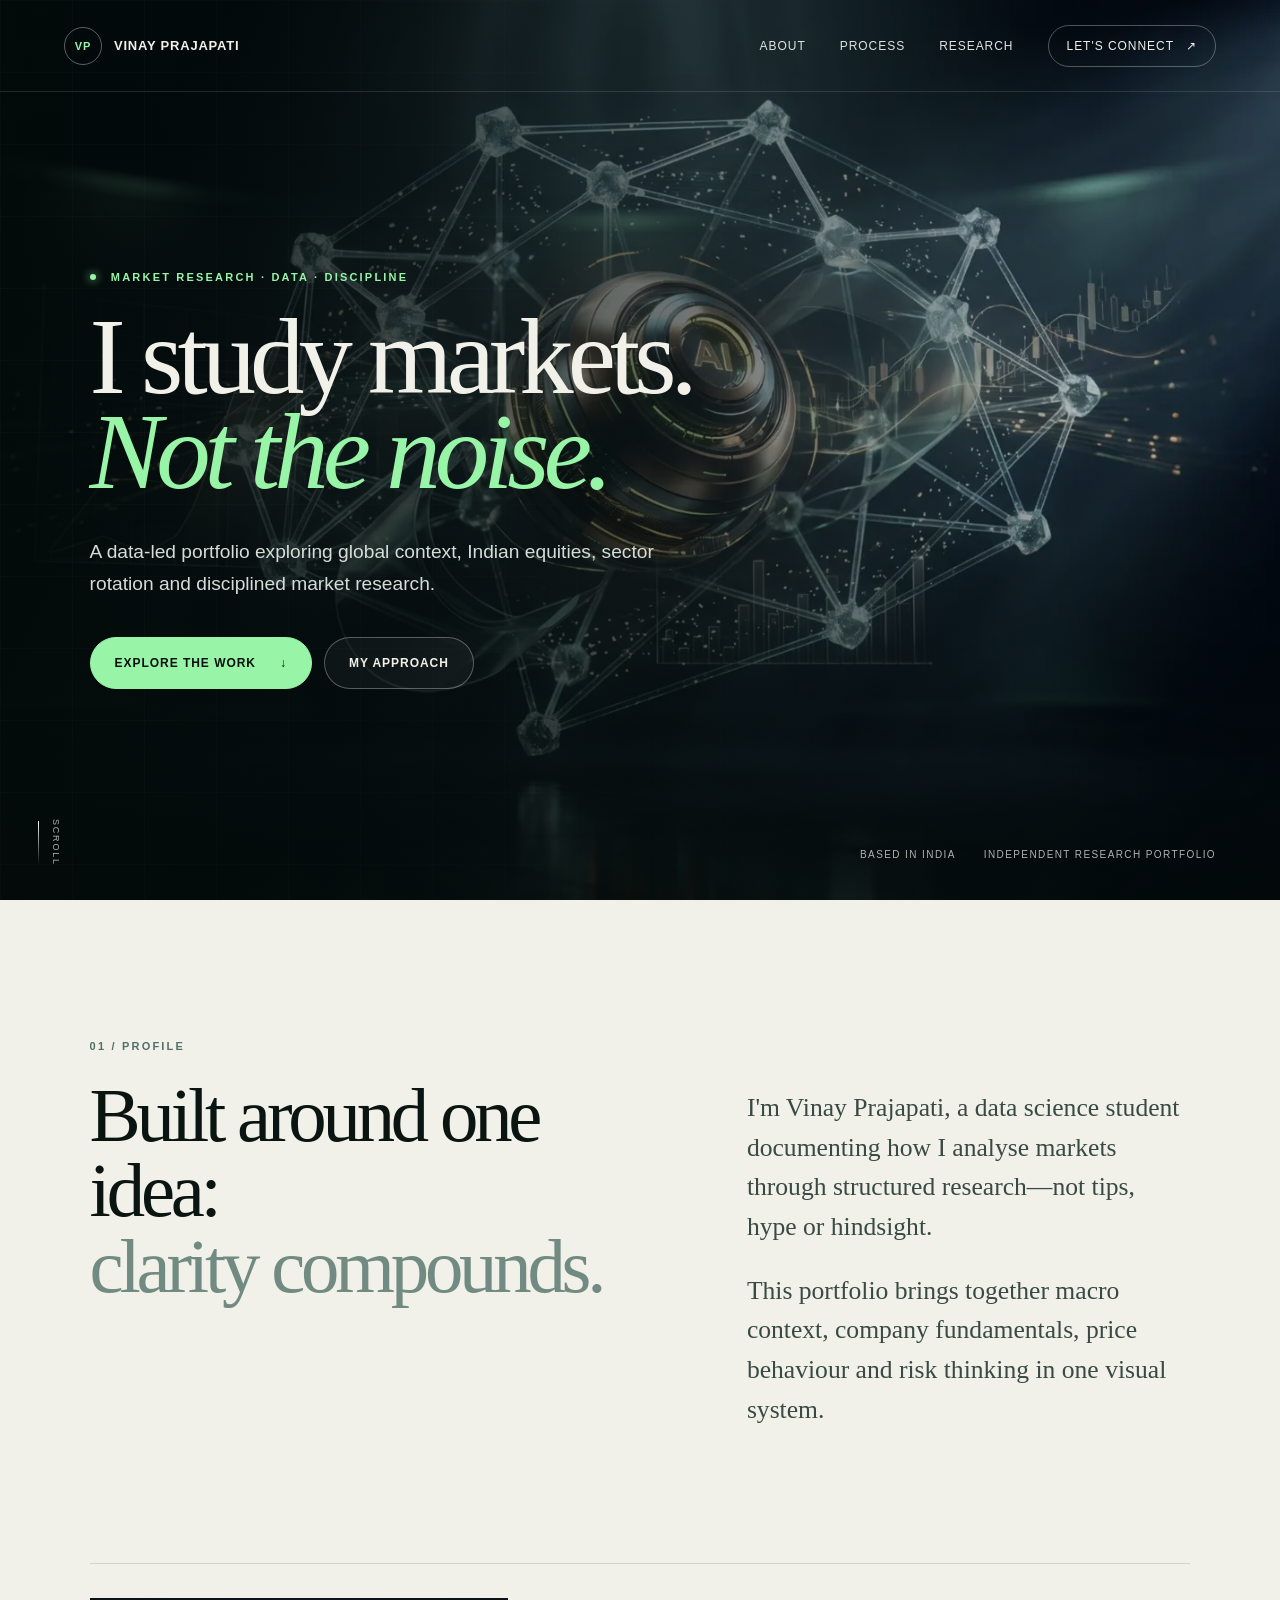
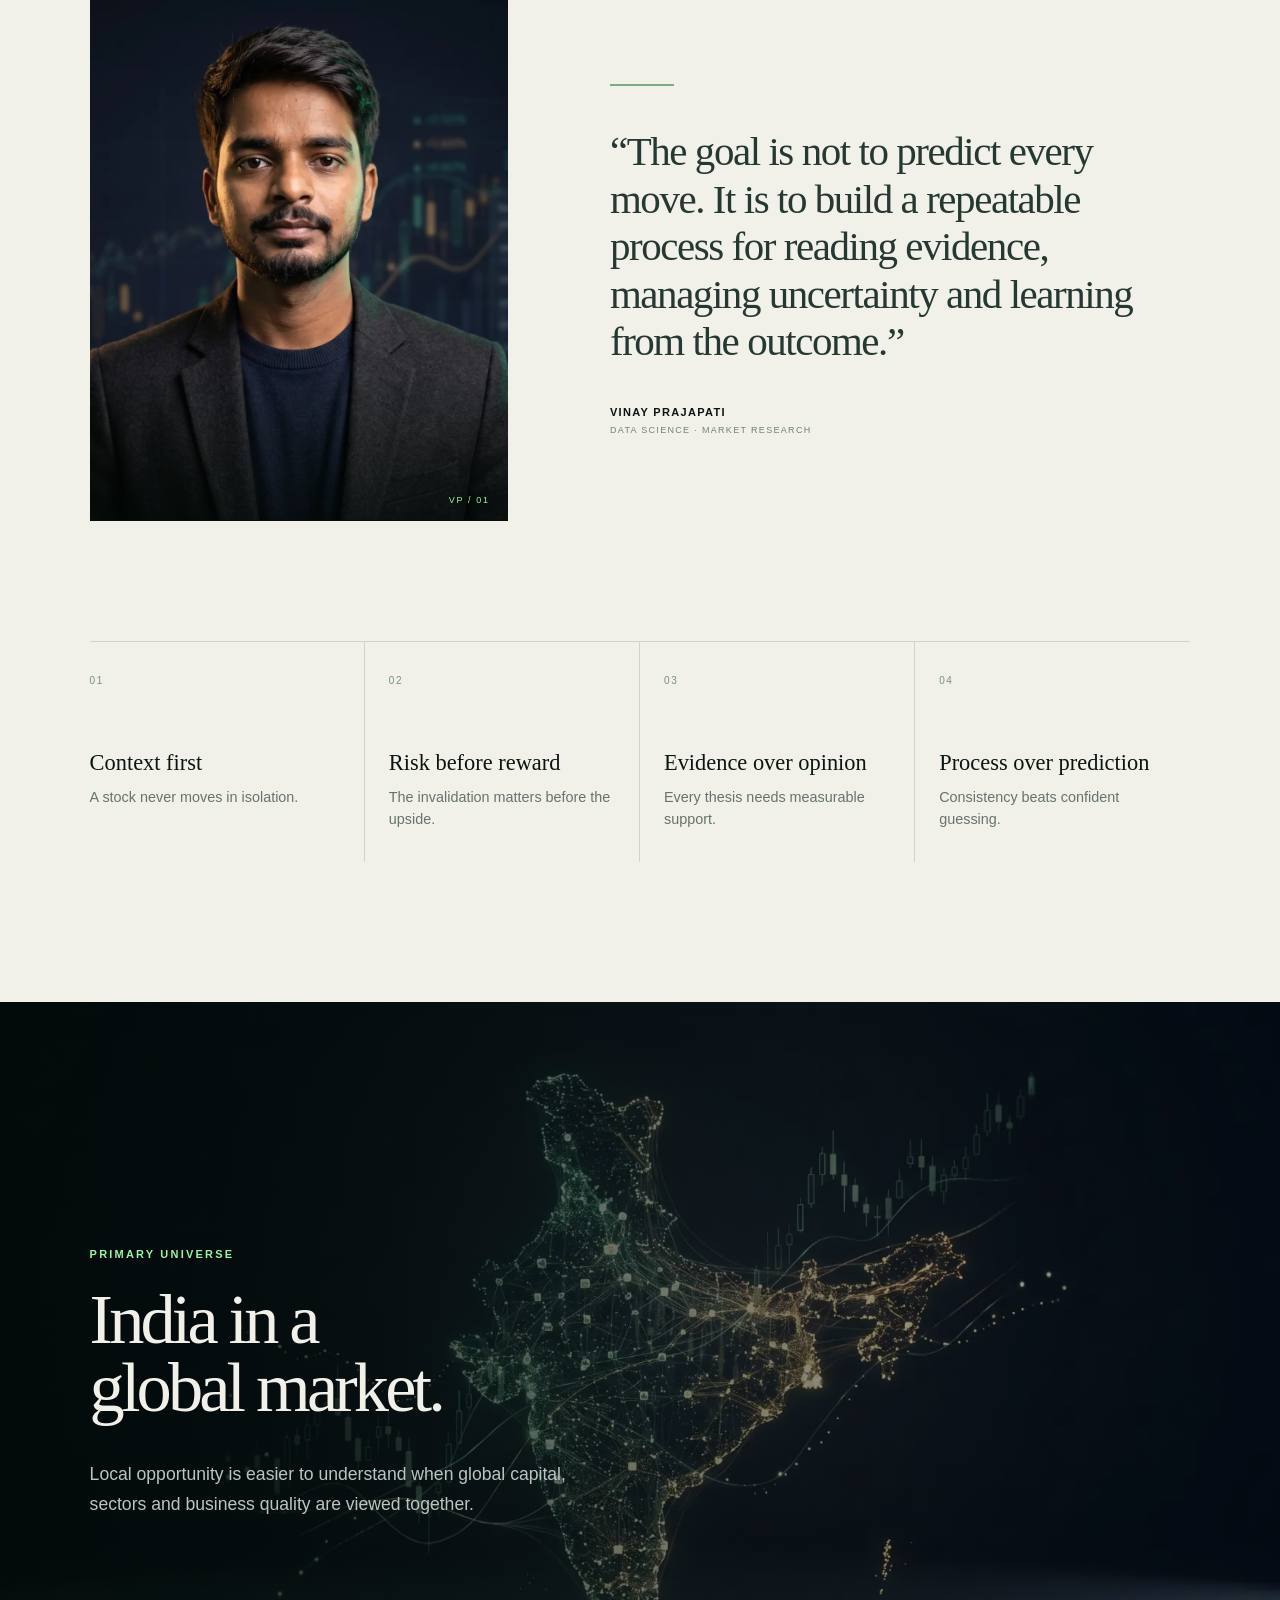
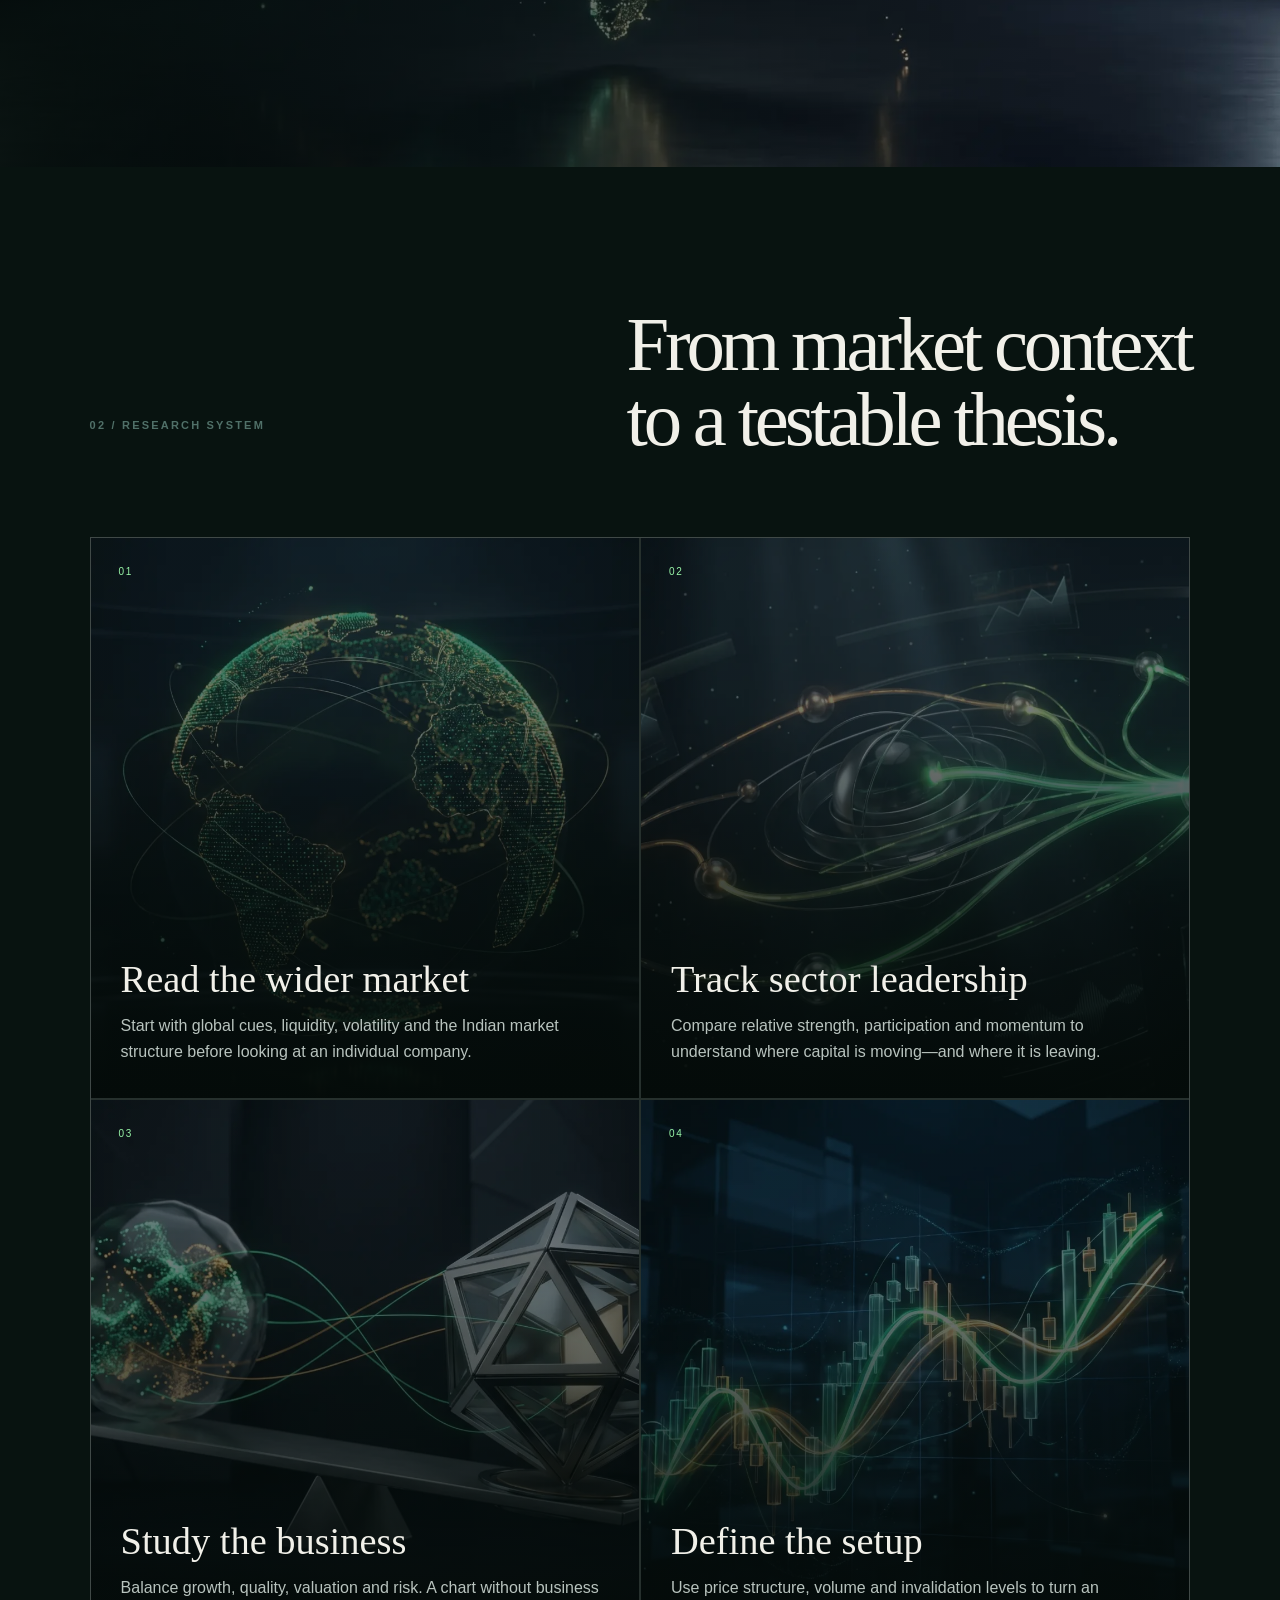
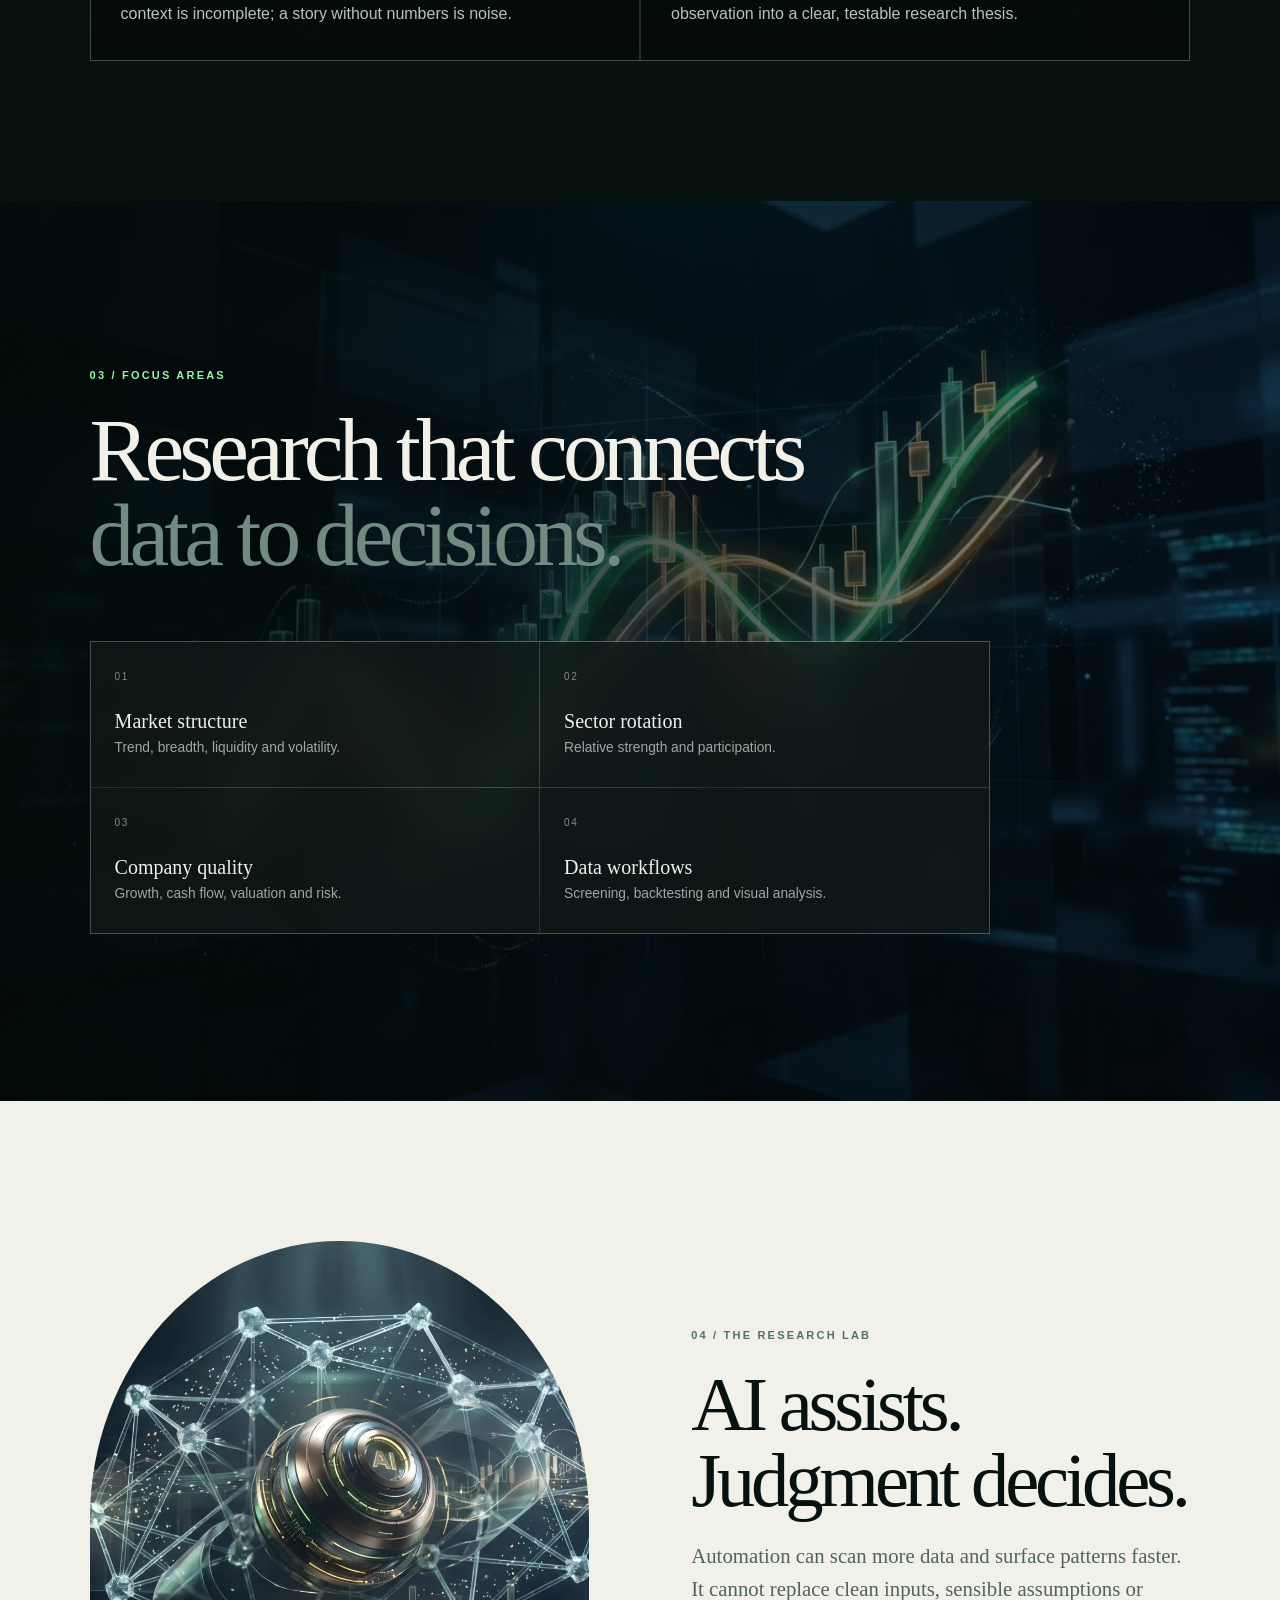
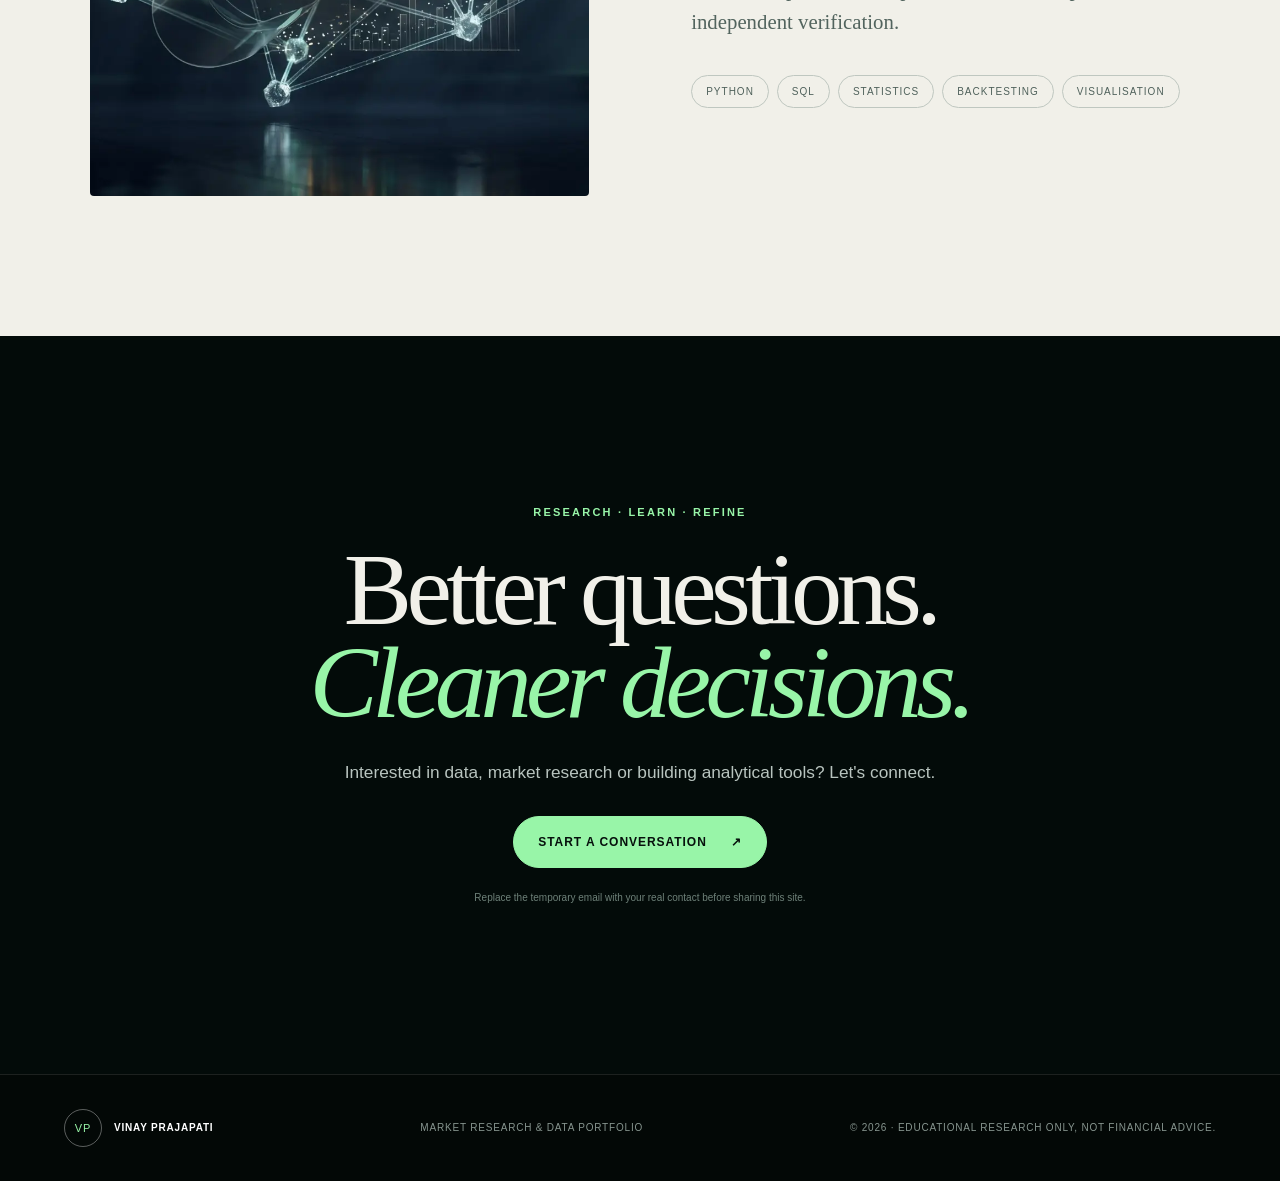
<file: index.html>
<!doctype html>
<html lang="en">
<head>
  <meta charset="UTF-8">
  <meta name="viewport" content="width=device-width, initial-scale=1.0">
  <meta name="description" content="A data-led portfolio exploring Indian equities, sector rotation, market structure and disciplined research.">
  <meta name="theme-color" content="#07110f">
  <meta property="og:title" content="Vinay Prajapati | Market Research & Data Portfolio">
  <meta property="og:description" content="Market research through data, context and discipline.">
  <meta property="og:type" content="website">
  <meta property="og:image" content="./media/AI_analyzing_financial_markets-clean.webp">
  <meta name="twitter:card" content="summary_large_image">
  <title>Vinay Prajapati | Market Research &amp; Data Portfolio</title>
  <link rel="icon" href="./favicon.svg">
  <link rel="stylesheet" href="./styles.css">
  <script src="./script.js" defer></script>
</head>
<body>
  <main>
    <div class="scroll-progress" aria-hidden="true"></div>
    <header class="site-header">
      <a class="brand" href="#top" aria-label="Vinay Prajapati home"><span class="brand-mark">VP</span><span>Vinay Prajapati</span></a>
      <nav class="nav-links" aria-label="Primary navigation">
        <button class="nav-link-button" data-open-about>About</button>
        <a href="#process">Process</a>
        <a href="#research">Research</a>
        <a class="nav-cta" href="#contact">Let&apos;s connect <span>↗</span></a>
      </nav>
      <button class="menu-button" aria-expanded="false" aria-label="Toggle menu"><span></span><span></span></button>
    </header>

    <div class="about-modal-backdrop" hidden>
      <section class="about-modal" role="dialog" aria-modal="true" aria-labelledby="about-modal-title">
        <button class="about-modal-close" aria-label="Close about window">×</button>
        <div class="about-modal-portrait"><img src="./media/profile-vinay.webp" alt="Vinay Prajapati"></div>
        <div class="about-modal-copy">
          <p class="about-modal-kicker">About me</p>
          <h2 id="about-modal-title">Vinay<br>Prajapati</h2>
          <p>I&apos;m a data science student exploring Indian equities through structured research, market context and evidence-based analysis.</p>
          <p>My work connects company fundamentals, price behaviour, sector rotation and data workflows—without tips, hype or guaranteed predictions.</p>
          <div class="about-modal-tags"><span>Data science</span><span>Market research</span><span>India</span></div>
        </div>
      </section>
    </div>

    <section class="hero" id="top">
      <video class="hero-video" autoplay muted loop playsinline poster="./media/AI_analyzing_financial_markets-clean.webp"><source src="./media/hero-market.mp4" type="video/mp4"></video>
      <div class="hero-shade"></div><div class="hero-grid"></div>
      <div class="hero-content">
        <p class="eyebrow"><span class="pulse"></span> Market research · Data · Discipline</p>
        <h1>I study markets.<br><em>Not the noise.</em></h1>
        <p class="hero-copy">A data-led portfolio exploring global context, Indian equities, sector rotation and disciplined market research.</p>
        <div class="hero-actions"><a class="button primary" href="#research">Explore the work <span>↓</span></a><a class="button secondary" href="#about">My approach</a></div>
      </div>
      <div class="hero-meta"><span>Based in India</span><span>Independent research portfolio</span></div>
      <a class="scroll-cue" href="#about" aria-label="Scroll to about"><span>Scroll</span><i></i></a>
    </section>

    <section class="intro section" id="about">
      <div class="section-kicker">01 / Profile</div>
      <div class="intro-grid">
        <h2>Built around one idea:<br><span>clarity compounds.</span></h2>
        <div class="intro-copy"><p>I&apos;m Vinay Prajapati, a data science student documenting how I analyse markets through structured research—not tips, hype or hindsight.</p><p>This portfolio brings together macro context, company fundamentals, price behaviour and risk thinking in one visual system.</p></div>
      </div>
      <div class="profile-feature">
        <div class="profile-media">
          <video autoplay muted loop playsinline poster="./media/profile-vinay.webp" aria-label="Portrait of Vinay Prajapati"><source src="./media/profile-vinay.mp4" type="video/mp4"></video>
          <div class="profile-media-shade"></div><span class="profile-index">VP / 01</span>
        </div>
        <div class="profile-note"><span class="profile-rule"></span><p>“The goal is not to predict every move. It is to build a repeatable process for reading evidence, managing uncertainty and learning from the outcome.”</p><div class="profile-signature"><strong>Vinay Prajapati</strong><span>Data science · Market research</span></div></div>
      </div>
      <div class="principles">
        <article><span>01</span><h3>Context first</h3><p>A stock never moves in isolation.</p></article>
        <article><span>02</span><h3>Risk before reward</h3><p>The invalidation matters before the upside.</p></article>
        <article><span>03</span><h3>Evidence over opinion</h3><p>Every thesis needs measurable support.</p></article>
        <article><span>04</span><h3>Process over prediction</h3><p>Consistency beats confident guessing.</p></article>
      </div>
    </section>

    <section class="india-break">
      <img src="./media/Indian_stock_market_3D_visualiza-clean.webp" alt="Abstract three-dimensional map of India with market data"><div class="india-overlay"></div>
      <div class="india-copy"><p class="eyebrow">Primary universe</p><h2>India in a<br>global market.</h2><p>Local opportunity is easier to understand when global capital, sectors and business quality are viewed together.</p></div>
    </section>

    <section class="process-section section" id="process">
      <div class="section-head"><div class="section-kicker">02 / Research system</div><h2>From market context<br>to a testable thesis.</h2></div>
      <div class="process-list">
        <article class="process-card"><div class="process-image"><img src="./media/Financial_globe_rotating_image-clean.webp" alt=""></div><div class="process-number">01</div><div class="process-text"><h3>Read the wider market</h3><p>Start with global cues, liquidity, volatility and the Indian market structure before looking at an individual company.</p></div></article>
        <article class="process-card"><div class="process-image"><img src="./media/Financial_sector_rotation_3D-clean.webp" alt=""></div><div class="process-number">02</div><div class="process-text"><h3>Track sector leadership</h3><p>Compare relative strength, participation and momentum to understand where capital is moving—and where it is leaving.</p></div></article>
        <article class="process-card"><div class="process-image"><img src="./media/Geometric_balance_structure-clean.webp" alt=""></div><div class="process-number">03</div><div class="process-text"><h3>Study the business</h3><p>Balance growth, quality, valuation and risk. A chart without business context is incomplete; a story without numbers is noise.</p></div></article>
        <article class="process-card"><div class="process-image"><img src="./media/Holographic_financial_market-clean.webp" alt=""></div><div class="process-number">04</div><div class="process-text"><h3>Define the setup</h3><p>Use price structure, volume and invalidation levels to turn an observation into a clear, testable research thesis.</p></div></article>
      </div>
    </section>

    <section class="system-showcase" id="research">
      <video autoplay muted loop playsinline poster="./media/Holographic_financial_market-clean.webp"><source src="./media/data-system.mp4" type="video/mp4"></video><div class="showcase-shade"></div>
      <div class="showcase-content"><div class="section-kicker light">03 / Focus areas</div><h2>Research that connects<br><span>data to decisions.</span></h2>
        <div class="focus-grid"><article><span>01</span><h3>Market structure</h3><p>Trend, breadth, liquidity and volatility.</p></article><article><span>02</span><h3>Sector rotation</h3><p>Relative strength and participation.</p></article><article><span>03</span><h3>Company quality</h3><p>Growth, cash flow, valuation and risk.</p></article><article><span>04</span><h3>Data workflows</h3><p>Screening, backtesting and visual analysis.</p></article></div>
      </div>
    </section>

    <section class="lab section">
      <div class="lab-visual"><img src="./media/AI_analyzing_financial_markets-clean.webp" alt="Abstract AI system analysing market data"></div>
      <div class="lab-copy"><div class="section-kicker">04 / The research lab</div><h2>AI assists.<br>Judgment decides.</h2><p>Automation can scan more data and surface patterns faster. It cannot replace clean inputs, sensible assumptions or independent verification.</p><div class="tool-row"><span>Python</span><span>SQL</span><span>Statistics</span><span>Backtesting</span><span>Visualisation</span></div></div>
    </section>

    <section class="closing" id="contact">
      <video autoplay muted loop playsinline aria-hidden="true"><source src="./media/particle-field.mp4" type="video/mp4"></video><div class="closing-shade"></div>
      <div class="closing-content"><p class="eyebrow">Research · Learn · Refine</p><h2>Better questions.<br><em>Cleaner decisions.</em></h2><p>Interested in data, market research or building analytical tools? Let&apos;s connect.</p><a class="button primary" href="mailto:karvinx1431@gmail.com">Start a conversation <span>↗</span></a><small>Replace the temporary email with your real contact before sharing this site.</small></div>
    </section>

    <footer><div class="footer-brand"><span class="brand-mark">VP</span><strong>Vinay Prajapati</strong></div><p>Market research &amp; data portfolio</p><p>© 2026 · Educational research only, not financial advice.</p></footer>
  </main>
</body>
</html>
</file>
<file: styles.css>
:root { --ink:#07110f; --paper:#f1f0e9; --green:#98f5a8; }
* { box-sizing:border-box; }
html { scroll-behavior:smooth; }
body { margin:0; background:var(--ink); color:var(--paper); font-family:Arial,Helvetica,sans-serif; }
a { color:inherit; text-decoration:none; }
img,video { display:block; max-width:100%; }
.scroll-progress { position:fixed; z-index:100; top:0; left:0; height:2px; background:var(--green); box-shadow:0 0 16px var(--green); }
.site-header { position:absolute; z-index:30; top:0; left:0; width:100%; height:92px; padding:0 5vw; display:flex; align-items:center; justify-content:space-between; border-bottom:1px solid rgba(255,255,255,.12); }
.brand { display:flex; align-items:center; gap:12px; font-size:13px; font-weight:700; letter-spacing:.06em; text-transform:uppercase; }
.brand-mark { width:38px; height:38px; display:grid; place-items:center; border:1px solid rgba(255,255,255,.35); border-radius:50%; color:var(--green); font-size:11px; letter-spacing:.08em; }
.nav-links { display:flex; align-items:center; gap:34px; font-size:12px; letter-spacing:.08em; text-transform:uppercase; }
.nav-links>a:not(.nav-cta) { color:#dce5e0; transition:color .25s; }
.nav-links>a:hover,.nav-link-button:hover { color:var(--green); }
.nav-link-button { padding:0; border:0; background:none; color:#dce5e0; font:inherit; letter-spacing:inherit; text-transform:inherit; cursor:pointer; transition:color .25s; }
.nav-cta { padding:13px 18px; border:1px solid rgba(255,255,255,.3); border-radius:999px; }
.nav-cta span { margin-left:8px; }
.menu-button { display:none; background:none; border:0; width:36px; height:36px; padding:8px; }
.menu-button span { display:block; height:1px; background:white; margin:7px 0; }
.about-modal-backdrop { position:fixed; z-index:90; inset:0; display:grid; place-items:center; padding:24px; background:rgba(1,7,5,.76); backdrop-filter:blur(14px); animation:modal-fade .22s ease-out both; }
.about-modal-backdrop[hidden] { display:none; }
.about-modal { position:relative; display:grid; grid-template-columns:minmax(190px,260px) 1fr; gap:clamp(28px,5vw,56px); align-items:center; width:min(820px,100%); max-height:min(86svh,720px); overflow:auto; padding:28px clamp(28px,5vw,56px) 28px 28px; border:1px solid rgba(143,177,155,.45); border-radius:54px 16px 54px 16px; background:#f1f0e9; color:#0b1814; box-shadow:0 35px 100px rgba(0,0,0,.5); animation:modal-rise .32s cubic-bezier(.2,.8,.2,1) both; }
.about-modal-close { position:absolute; z-index:2; top:18px; right:18px; width:42px; height:42px; display:grid; place-items:center; padding:0 0 3px; border:1px solid #aebbb4; border-radius:50%; background:rgba(241,240,233,.88); color:#10211b; font:300 28px/1 Arial,sans-serif; cursor:pointer; transition:transform .2s,background .2s; }
.about-modal-close:hover { transform:rotate(8deg); background:#dff4e2; }
.about-modal-close:focus-visible,.nav-link-button:focus-visible { outline:2px solid var(--green); outline-offset:4px; }
.about-modal-portrait { position:relative; aspect-ratio:4/5; overflow:hidden; border-radius:38% 62% 52% 48% / 34% 42% 58% 66%; background:#091310; box-shadow:0 22px 44px rgba(8,30,22,.22); }
.about-modal-portrait::after { content:""; position:absolute; inset:0; border:1px solid rgba(152,245,168,.42); border-radius:inherit; }
.about-modal-portrait img { width:100%; height:100%; object-fit:cover; object-position:center top; }
.about-modal-copy { padding:36px 0 20px; }
.about-modal-kicker { margin:0 0 16px!important; color:#568169!important; font-size:10px!important; font-weight:700; letter-spacing:.2em; text-transform:uppercase; }
.about-modal-copy h2 { margin:0 0 24px; font:400 clamp(2.7rem,6vw,5rem)/.88 Georgia,"Times New Roman",serif; letter-spacing:-.055em; }
.about-modal-copy>p { margin:0 0 15px; color:#4a5c55; font-size:.96rem; line-height:1.6; }
.about-modal-tags { display:flex; flex-wrap:wrap; gap:7px; margin-top:28px; }
.about-modal-tags span { padding:8px 11px; border:1px solid #bdc8c1; border-radius:999px; color:#496058; font-size:8px; font-weight:700; letter-spacing:.11em; text-transform:uppercase; }
.hero { position:relative; min-height:100svh; display:flex; align-items:center; overflow:hidden; padding:150px 7vw 90px; }
.hero-video,.hero-shade,.hero-grid { position:absolute; inset:0; width:100%; height:100%; }
.hero-video { object-fit:cover; }
.hero-shade { background:linear-gradient(90deg,rgba(3,10,9,.93) 0%,rgba(3,10,9,.62) 47%,rgba(3,10,9,.15) 100%),linear-gradient(0deg,rgba(3,10,9,.65),transparent 50%); }
.hero-grid { opacity:.16; background-image:linear-gradient(rgba(255,255,255,.12) 1px,transparent 1px),linear-gradient(90deg,rgba(255,255,255,.12) 1px,transparent 1px); background-size:72px 72px; mask-image:linear-gradient(90deg,black,transparent 75%); }
.hero-content { position:relative; z-index:2; max-width:850px; animation:rise .9s ease-out both; }
.eyebrow,.section-kicker { margin:0 0 26px; color:var(--green); font-size:11px; font-weight:700; letter-spacing:.2em; text-transform:uppercase; }
.pulse { display:inline-block; width:6px; height:6px; margin:0 10px 1px 0; border-radius:50%; background:var(--green); box-shadow:0 0 10px var(--green); }
.hero h1,.intro h2,.section-head h2,.india-copy h2,.showcase-content h2,.lab-copy h2,.closing h2 { margin:0; font-family:Georgia,"Times New Roman",serif; font-weight:400; letter-spacing:-.055em; }
.hero h1 { font-size:clamp(4rem,8.5vw,8.5rem); line-height:.88; }
.hero h1 em,.closing h2 em { color:var(--green); font-weight:400; }
.hero-copy { max-width:610px; margin:36px 0 0; color:#d4ddd8; font-size:clamp(1rem,1.5vw,1.3rem); line-height:1.65; }
.hero-actions { display:flex; flex-wrap:wrap; gap:12px; margin-top:38px; }
.button { display:inline-flex; align-items:center; justify-content:center; gap:24px; min-height:52px; padding:0 24px; border:1px solid rgba(255,255,255,.3); border-radius:999px; font-size:12px; font-weight:700; letter-spacing:.08em; text-transform:uppercase; transition:transform .25s,background .25s; }
.button:hover { transform:translateY(-2px); }
.button.primary { background:var(--green); border-color:var(--green); color:#06100c; }
.button.secondary { backdrop-filter:blur(12px); background:rgba(255,255,255,.04); }
.hero-meta { position:absolute; z-index:2; right:5vw; bottom:40px; display:flex; gap:28px; color:#aab5af; font-size:10px; letter-spacing:.14em; text-transform:uppercase; }
.scroll-cue { position:absolute; z-index:2; left:3vw; bottom:34px; display:flex; flex-direction:column; align-items:center; gap:12px; color:#aab5af; font-size:9px; letter-spacing:.2em; text-transform:uppercase; writing-mode:vertical-rl; }
.scroll-cue i { display:block; width:1px; height:44px; background:linear-gradient(white,transparent); }
.section { padding:140px 7vw; }
.section-kicker { color:#507068; }
.intro { background:var(--paper); color:#0a1512; }
.intro-grid { display:grid; grid-template-columns:1.1fr .9fr; gap:9vw; align-items:start; }
.intro h2,.section-head h2,.lab-copy h2 { font-size:clamp(3rem,6vw,6.5rem); line-height:.98; }
.intro h2 span,.showcase-content h2 span { color:#718b82; }
.intro-copy { padding-top:10px; font-family:Georgia,"Times New Roman",serif; font-size:clamp(1.2rem,2vw,1.65rem); line-height:1.55; color:#394a44; }
.intro-copy p { margin:0 0 24px; }
.profile-feature { display:grid; grid-template-columns:minmax(280px,.72fr) 1fr; gap:clamp(45px,8vw,120px); align-items:center; margin-top:110px; padding-top:34px; border-top:1px solid #cfd3cb; }
.profile-media { position:relative; width:min(100%,520px); aspect-ratio:4/5; overflow:hidden; background:#091310; }
.profile-media video { width:100%; height:100%; object-fit:cover; object-position:center top; }
.profile-media-shade { position:absolute; inset:0; pointer-events:none; background:linear-gradient(180deg,transparent 62%,rgba(3,10,8,.64)); }
.profile-index { position:absolute; right:18px; bottom:16px; color:var(--green); font-size:9px; letter-spacing:.18em; }
.profile-note { max-width:700px; }
.profile-rule { display:block; width:64px; height:2px; margin-bottom:42px; background:#7cac82; }
.profile-note>p { margin:0; color:#263832; font-family:Georgia,"Times New Roman",serif; font-size:clamp(1.75rem,3.2vw,3.4rem); line-height:1.16; letter-spacing:-.035em; }
.profile-signature { display:flex; flex-direction:column; gap:7px; margin-top:40px; font-size:11px; letter-spacing:.12em; text-transform:uppercase; }
.profile-signature span { color:#73817c; font-size:9px; }
.principles { display:grid; grid-template-columns:repeat(4,1fr); margin-top:120px; border-top:1px solid #cfd3cb; }
.principles article { min-height:220px; padding:28px 24px 20px 0; border-right:1px solid #cfd3cb; }
.principles article:not(:first-child) { padding-left:24px; }
.principles article:last-child { border-right:0; }
.principles span,.focus-grid span,.process-number { color:#789087; font-size:10px; letter-spacing:.16em; }
.principles h3 { margin:62px 0 10px; font-family:Georgia,serif; font-size:1.4rem; font-weight:400; }
.principles p { margin:0; color:#66736e; font-size:.9rem; line-height:1.55; }
.india-break { position:relative; min-height:85svh; display:flex; align-items:center; overflow:hidden; }
.india-break>img { position:absolute; inset:0; width:100%; height:100%; object-fit:cover; }
.india-overlay { position:absolute; inset:0; background:linear-gradient(90deg,rgba(3,10,9,.92),rgba(3,10,9,.2)); }
.india-copy { position:relative; z-index:1; width:min(66%,940px); padding:0 4vw 0 7vw; }
.india-copy h2 { max-width:9.5em; margin-bottom:clamp(28px,3vw,42px); font-size:clamp(3.25rem,5.5vw,6.5rem); line-height:.96; text-wrap:balance; }
.india-copy>p:last-child { max-width:520px; margin:0; color:#b9c6c0; font-size:1.1rem; line-height:1.7; }
.process-section { background:#081310; }
.section-head { display:flex; align-items:end; justify-content:space-between; gap:40px; margin-bottom:80px; }
.section-head h2 { max-width:900px; }
.process-list { display:grid; grid-template-columns:repeat(2,1fr); gap:2px; background:rgba(255,255,255,.12); border:1px solid rgba(255,255,255,.12); }
.process-card { position:relative; min-height:560px; overflow:hidden; background:#081310; }
.process-image { position:absolute; inset:0; overflow:hidden; }
.process-image img { width:100%; height:100%; object-fit:cover; opacity:.48; transition:transform .7s ease,opacity .5s; }
.process-card:hover .process-image img { transform:scale(1.04); opacity:.7; }
.process-card::after { content:""; position:absolute; inset:0; background:linear-gradient(0deg,rgba(4,11,9,.98),rgba(4,11,9,.05) 70%); }
.process-number { position:absolute; z-index:1; top:28px; left:28px; color:var(--green); }
.process-text { position:absolute; z-index:1; left:30px; right:30px; bottom:34px; }
.process-text h3 { margin:0 0 12px; font-family:Georgia,serif; font-size:clamp(1.8rem,3vw,3rem); font-weight:400; }
.process-text p { max-width:540px; margin:0; color:#b8c3be; line-height:1.6; }
.system-showcase { position:relative; min-height:100svh; display:flex; align-items:center; overflow:hidden; padding:120px 7vw; }
.system-showcase>video,.showcase-shade { position:absolute; inset:0; width:100%; height:100%; }
.system-showcase>video { object-fit:cover; }
.showcase-shade { background:linear-gradient(90deg,rgba(3,10,9,.94),rgba(3,10,9,.42)); }
.showcase-content { position:relative; z-index:1; width:min(900px,100%); }
.section-kicker.light { color:var(--green); }
.showcase-content h2 { font-size:clamp(3.6rem,7vw,7rem); line-height:.95; }
.focus-grid { display:grid; grid-template-columns:repeat(2,1fr); gap:1px; margin-top:64px; background:rgba(255,255,255,.15); border:1px solid rgba(255,255,255,.15); backdrop-filter:blur(15px); }
.focus-grid article { min-height:145px; padding:24px; background:rgba(4,12,10,.72); }
.focus-grid h3 { margin:26px 0 7px; font-family:Georgia,serif; font-size:1.25rem; font-weight:400; }
.focus-grid p { margin:0; color:#9caaa4; font-size:.86rem; }
.lab { display:grid; grid-template-columns:1fr 1fr; gap:8vw; align-items:center; background:var(--paper); color:#07110f; }
.lab-visual { border-radius:50% 50% 4px 4px; overflow:hidden; aspect-ratio:.9; }
.lab-visual img { width:100%; height:100%; object-fit:cover; }
.lab-copy>p { color:#52645e; font-family:Georgia,serif; font-size:1.3rem; line-height:1.6; }
.tool-row { display:flex; flex-wrap:wrap; gap:8px; margin-top:36px; }
.tool-row span { padding:10px 14px; border:1px solid #bfc7c0; border-radius:999px; color:#4f615b; font-size:10px; letter-spacing:.1em; text-transform:uppercase; }
.closing { position:relative; min-height:82svh; display:grid; place-items:center; overflow:hidden; text-align:center; padding:100px 7vw; }
.closing>video,.closing-shade { position:absolute; inset:0; width:100%; height:100%; }
.closing>video { object-fit:cover; }
.closing-shade { background:rgba(2,9,7,.72); }
.closing-content { position:relative; z-index:1; max-width:900px; }
.closing h2 { font-size:clamp(4rem,8vw,8rem); line-height:.9; }
.closing-content>p:not(.eyebrow) { margin:30px auto; max-width:620px; color:#b8c4bf; font-size:1.08rem; line-height:1.6; }
.closing small { display:block; margin-top:24px; color:#6e8179; font-size:10px; }
footer { display:flex; justify-content:space-between; align-items:center; gap:30px; padding:34px 5vw; background:#030806; border-top:1px solid rgba(255,255,255,.1); color:#87958f; font-size:10px; letter-spacing:.08em; text-transform:uppercase; }
.footer-brand { display:flex; align-items:center; gap:12px; color:white; }
@keyframes rise { from { opacity:0; transform:translateY(25px); } to { opacity:1; transform:none; } }
@keyframes modal-fade { from { opacity:0; } to { opacity:1; } }
@keyframes modal-rise { from { opacity:0; transform:translateY(18px) scale(.97); } to { opacity:1; transform:none; } }
@media (max-width:900px) {
  .site-header { height:76px; }.menu-button { display:block; z-index:2; }.nav-links { display:none; position:absolute; top:76px; left:0; right:0; padding:28px 5vw; flex-direction:column; align-items:flex-start; background:rgba(3,10,9,.98); border-bottom:1px solid rgba(255,255,255,.12); }.nav-links.open { display:flex; }
  .hero { padding-left:7vw; }.hero-meta,.scroll-cue { display:none; }.intro-grid,.lab { grid-template-columns:1fr; }.profile-feature { grid-template-columns:minmax(250px,.75fr) 1fr; gap:45px; }.principles { grid-template-columns:repeat(2,1fr); }.process-card { min-height:470px; }.section-head { display:block; }.section-head .section-kicker { margin-bottom:24px; }.india-copy { width:82%; }footer { flex-direction:column; text-align:center; }
}
@media (max-width:620px) {
  .section { padding:100px 6vw; }.hero { min-height:820px; padding:135px 6vw 70px; align-items:flex-start; }.hero h1 { font-size:3.8rem; }.hero-copy { font-size:1rem; }.button { width:100%; }.profile-feature { grid-template-columns:1fr; gap:50px; margin-top:70px; padding-top:24px; }.profile-media { width:100%; max-width:440px; margin:auto; }.profile-note>p { font-size:clamp(1.65rem,7vw,2.4rem); }.profile-rule { margin-bottom:28px; }.principles,.process-list,.focus-grid { grid-template-columns:1fr; }.principles article,.principles article:not(:first-child) { min-height:auto; padding:26px 0; border-right:0; border-bottom:1px solid #cfd3cb; }.principles h3 { margin-top:34px; }.india-break { min-height:720px; align-items:flex-end; padding:90px 0; }.india-break>img { object-position:62% center; }.india-copy { width:100%; padding:0 6vw; }.india-copy h2 { max-width:100%; margin-bottom:28px; font-size:clamp(3rem,12vw,3.75rem); line-height:1.02; letter-spacing:-.045em; }.india-copy>p:last-child { max-width:34rem; font-size:1rem; line-height:1.65; }.process-card { min-height:420px; }.system-showcase { min-height:1000px; padding:100px 6vw; align-items:flex-start; }.showcase-content h2 { font-size:3.5rem; }.lab { gap:55px; }.lab-visual { aspect-ratio:1; }.closing h2 { font-size:3.8rem; }
}
@media (max-width:560px) {
  .about-modal-backdrop { padding:14px; }
  .about-modal { grid-template-columns:1fr; gap:22px; width:min(390px,100%); max-height:90svh; padding:56px 22px 26px; border-radius:38px 12px 38px 12px; }
  .about-modal-portrait { width:150px; aspect-ratio:1; margin:0 auto; border-radius:46% 54% 48% 52% / 42% 44% 56% 58%; }
  .about-modal-copy { padding:0; text-align:center; }
  .about-modal-copy h2 { font-size:3.15rem; }
  .about-modal-tags { justify-content:center; }
}
@media (prefers-reduced-motion:reduce) { html { scroll-behavior:auto; } * { animation:none!important; transition:none!important; } video { display:none; } }
</file>
